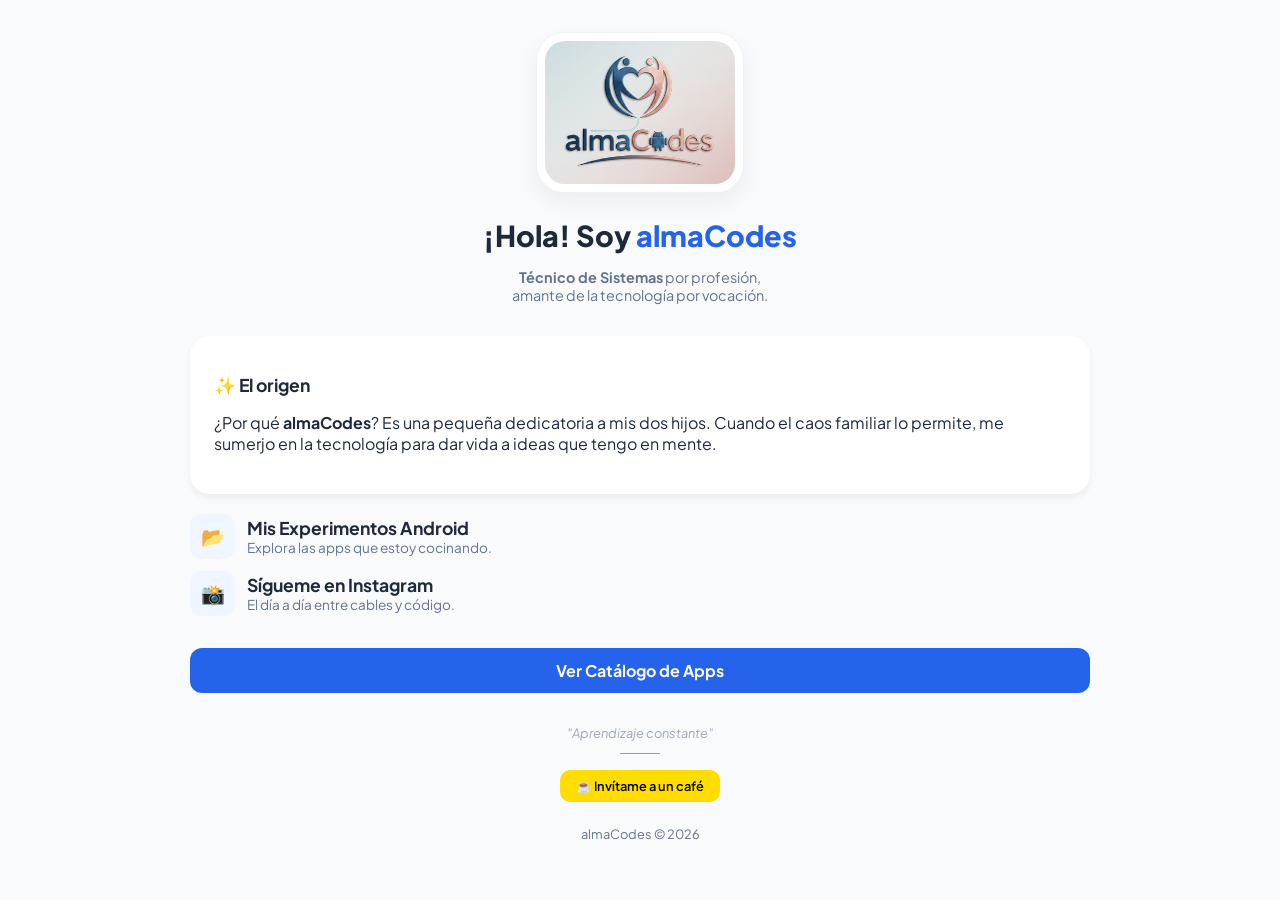
<file: index.html>
<!DOCTYPE html>
<html lang="es">
<head>
    <meta charset="UTF-8">
    <meta name="viewport" content="width=device-width, initial-scale=1.0"> 
    <title>almaCodes | Tecnología y Sistemas</title>
    <link href="https://fonts.googleapis.com/css2?family=Plus+Jakarta+Sans:wght@400;600;800&display=swap" rel="stylesheet">
    <link rel="stylesheet" href="style.css">
</head>
<body>
    <div class="container">
		<header class="main-header">
			<div class="logo-container">
				<img src="almaCodes.png" alt="almaCodes Logo" class="main-logo">
			</div>
			<h1>¡Hola! Soy <span>almaCodes</span></h1>
			<p class="subtitle"><strong>Técnico de Sistemas</strong> por profesión,<br>amante de la tecnología por vocación.</p>
		</header>
        
        <section class="card-proyecto">
            <h2 class="section-title">✨ El origen</h2>
            <div class="bio">
                <p>¿Por qué <strong>almaCodes</strong>? Es una pequeña dedicatoria a mis dos hijos. Cuando el caos familiar lo permite, me sumerjo en la tecnología para dar vida a ideas que tengo en mente.</p>
            </div>
        </section>
        
        <section class="features-grid">
            <a href="proyectos.html" class="feature-item" style="text-decoration: none; color: inherit;">
                <div class="icon-bg">📂</div>
                <div class="feature-text">
                    <strong>Mis Experimentos Android</strong>
                    <p>Explora las apps que estoy cocinando.</p>
                </div>
            </a>

            <a href="https://www.instagram.com/almacodes.tecnologia/" class="feature-item" target="_blank" style="text-decoration: none; color: inherit;">
                <div class="icon-bg">📸</div>
                <div class="feature-text">
                    <strong>Sígueme en Instagram</strong>
                    <p>El día a día entre cables y código.</p>
                </div>
            </a>
        </section>

        <div style="margin-top: 2rem;">
            <a href="proyectos.html" class="btn-main">Ver Catálogo de Apps</a>
        </div>

        <footer>
            <div style="margin-bottom: 1.5rem; opacity: 0.6;">
                <p><i>"Aprendizaje constante"</i></p>
                <div style="height: 1px; width: 40px; background: var(--primary); margin: 10px auto;"></div>
            </div>
            
            <div class="coffee-section">
                <a href="https://www.paypal.me/AlmaCodesTecnologia" target="_blank" class="btn-cafe">
                    ☕ Invítame a un café
                </a>
            </div>
            <p style="margin-top: 2rem;">almaCodes © 2026</p>
        </footer>
    </div>
</body>
</html>
</file>
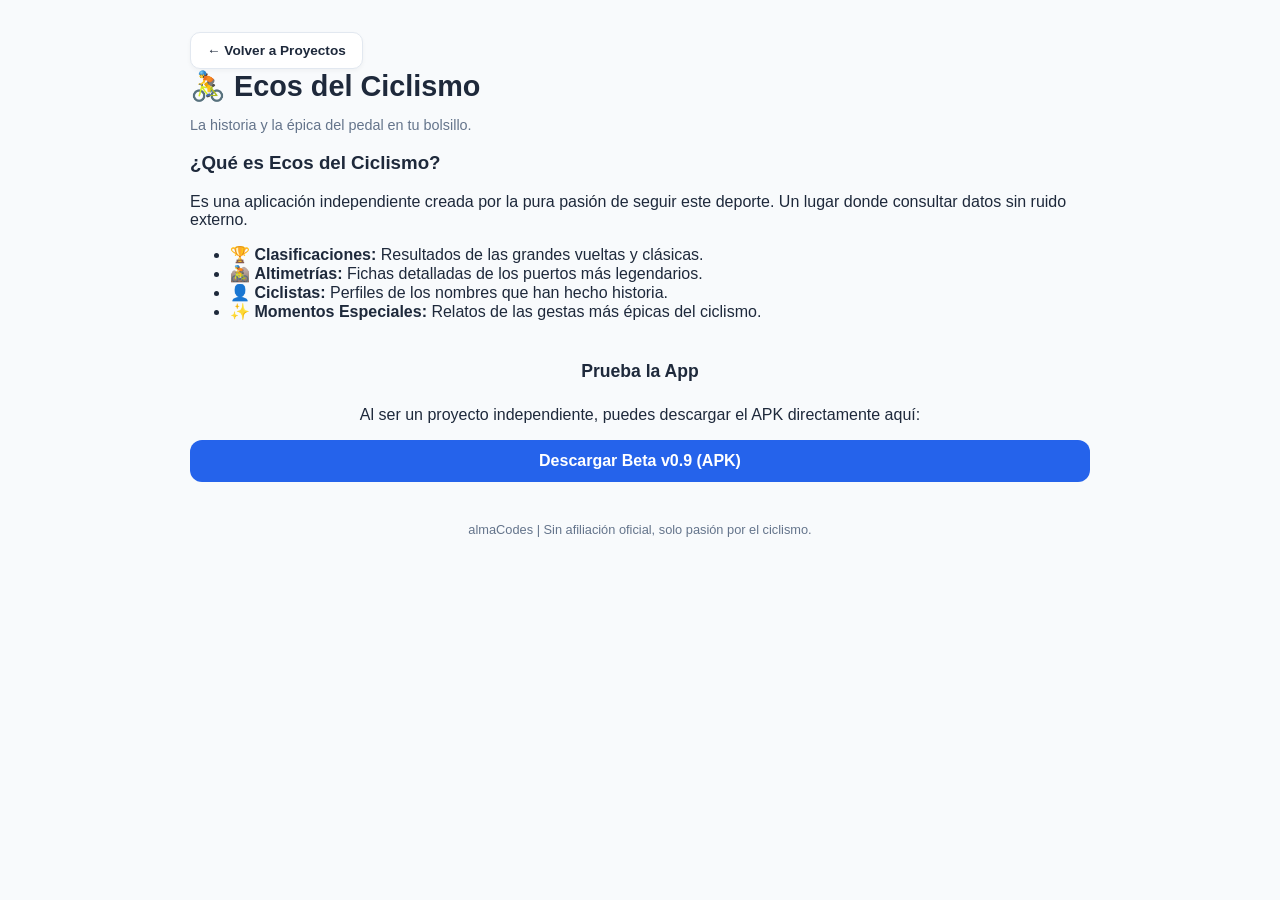
<file: detalles-ciclismo.html>
<!DOCTYPE html>
<html lang="es">
<head>
    <meta charset="UTF-8">
    <meta name="viewport" content="width=device-width, initial-scale=1.0">
    <title>Ecos del Ciclismo | almaCodes</title>
    <link rel="stylesheet" href="style.css">
</head>
<body>
    <div class="container">
        <nav><a href="proyectos.html" class="btn-secondary">← Volver a Proyectos</a></nav>
        
        <h1>🚴 Ecos del Ciclismo</h1>
        <p class="subtitle">La historia y la épica del pedal en tu bolsillo.</p>

        <section class="card">
            <h3>¿Qué es Ecos del Ciclismo?</h3>
            <p>Es una aplicación independiente creada por la pura pasión de seguir este deporte. Un lugar donde consultar datos sin ruido externo.</p>
            <ul>
                <li>🏆 <strong>Clasificaciones:</strong> Resultados de las grandes vueltas y clásicas.</li>
                <li>🚵 <strong>Altimetrías:</strong> Fichas detalladas de los puertos más legendarios.</li>
                <li>👤 <strong>Ciclistas:</strong> Perfiles de los nombres que han hecho historia.</li>
                <li>✨ <strong>Momentos Especiales:</strong> Relatos de las gestas más épicas del ciclismo.</li>
            </ul>
        </section>

        <section class="download-zone">
            <h3>Prueba la App</h3>
            <p>Al ser un proyecto independiente, puedes descargar el APK directamente aquí:</p>
            <a href="https://github.com/almacodes-tecnologia/almacodes-tecnologia.github.io/releases/ecos-ciclismo.apk" class="btn-main">
    Descargar Beta v0.9 (APK)
</a>
        </section>

        <footer>
            <p>almaCodes | Sin afiliación oficial, solo pasión por el ciclismo.</p>
        </footer>
    </div>
</body>
</html>
</file>
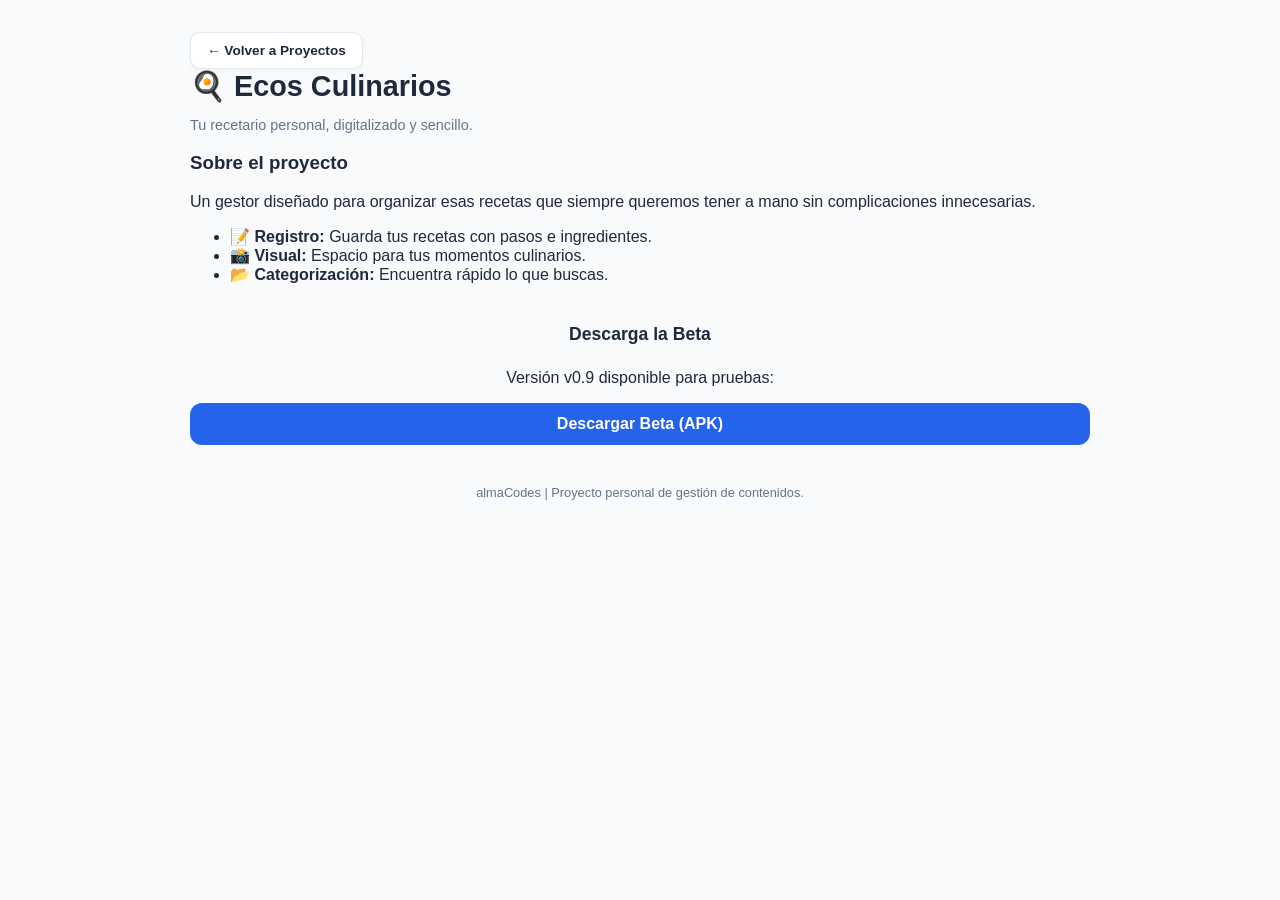
<file: detalles-cocina.html>
<!DOCTYPE html>
<html lang="es">
<head>
    <meta charset="UTF-8">
    <meta name="viewport" content="width=device-width, initial-scale=1.0">
    <title>Ecos Culinarios | almaCodes</title>
    <link rel="stylesheet" href="style.css">
</head>
<body>
    <div class="container">
        <nav><a href="proyectos.html" class="btn-secondary">← Volver a Proyectos</a></nav>
        
        <h1>🍳 Ecos Culinarios</h1>
        <p class="subtitle">Tu recetario personal, digitalizado y sencillo.</p>

        <section class="card">
            <h3>Sobre el proyecto</h3>
            <p>Un gestor diseñado para organizar esas recetas que siempre queremos tener a mano sin complicaciones innecesarias.</p>
            <ul>
                <li>📝 <strong>Registro:</strong> Guarda tus recetas con pasos e ingredientes.</li>
                <li>📸 <strong>Visual:</strong> Espacio para tus momentos culinarios.</li>
                <li>📂 <strong>Categorización:</strong> Encuentra rápido lo que buscas.</li>
            </ul>
        </section>

        <section class="download-zone">
            <h3>Descarga la Beta</h3>
            <p>Versión v0.9 disponible para pruebas:</p>
            <a href="AQUÍ_TU_ENLACE_DE_RELEASE" class="btn-main">Descargar Beta (APK)</a>
        </section>

        <footer>
            <p>almaCodes | Proyecto personal de gestión de contenidos.</p>
        </footer>
    </div>
</body>
</html>
</file>
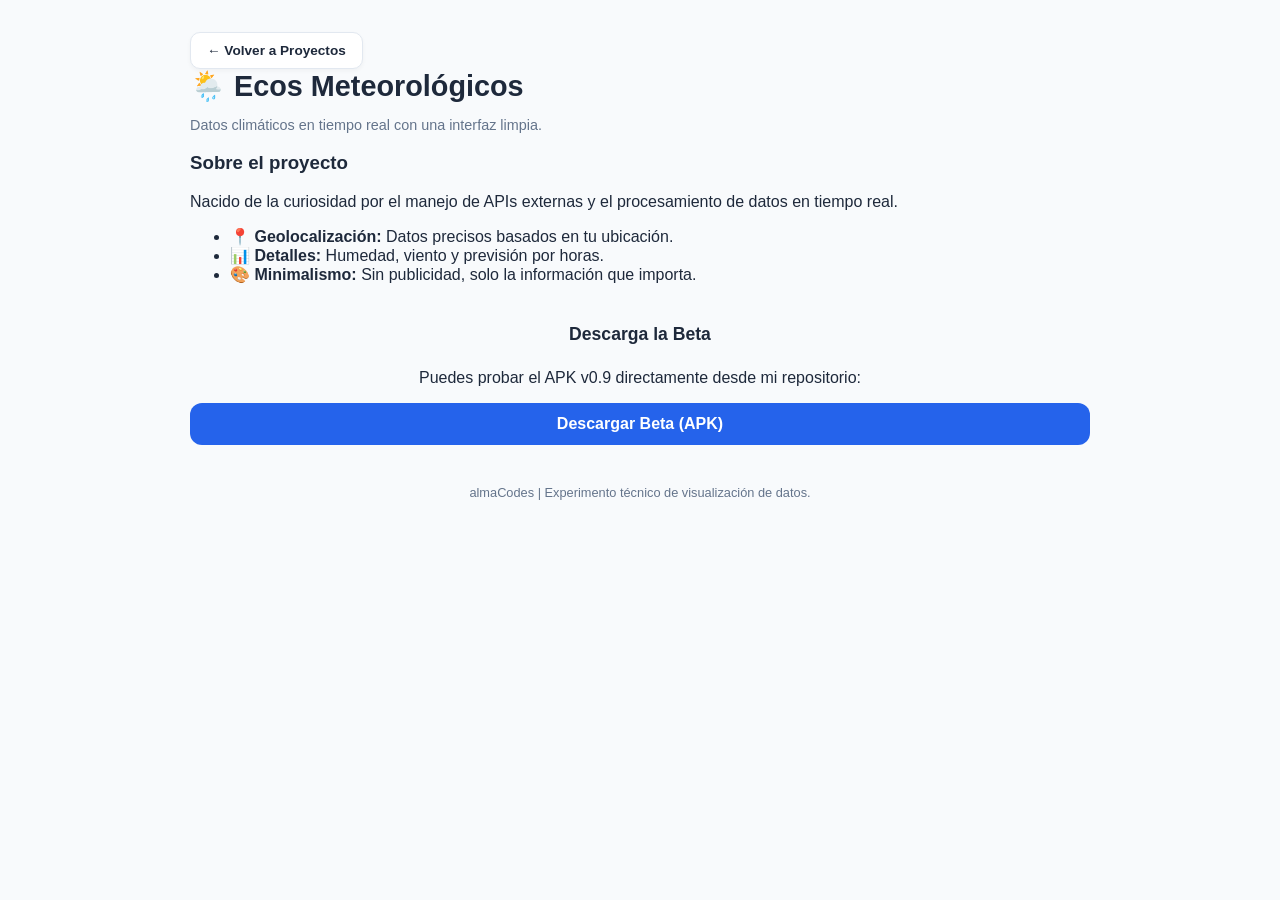
<file: detalles-meteo.html>
<!DOCTYPE html>
<html lang="es">
<head>
    <meta charset="UTF-8">
    <meta name="viewport" content="width=device-width, initial-scale=1.0">
    <title>Ecos Meteorológicos | almaCodes</title>
    <link rel="stylesheet" href="style.css">
</head>
<body>
    <div class="container">
        <nav><a href="proyectos.html" class="btn-secondary">← Volver a Proyectos</a></nav>
        
        <h1>🌦️ Ecos Meteorológicos</h1>
        <p class="subtitle">Datos climáticos en tiempo real con una interfaz limpia.</p>

        <section class="card">
            <h3>Sobre el proyecto</h3>
            <p>Nacido de la curiosidad por el manejo de APIs externas y el procesamiento de datos en tiempo real.</p>
            <ul>
                <li>📍 <strong>Geolocalización:</strong> Datos precisos basados en tu ubicación.</li>
                <li>📊 <strong>Detalles:</strong> Humedad, viento y previsión por horas.</li>
                <li>🎨 <strong>Minimalismo:</strong> Sin publicidad, solo la información que importa.</li>
            </ul>
        </section>

        <section class="download-zone">
            <h3>Descarga la Beta</h3>
            <p>Puedes probar el APK v0.9 directamente desde mi repositorio:</p>
            <a href="AQUÍ_TU_ENLACE_DE_RELEASE" class="btn-main">Descargar Beta (APK)</a>
        </section>

        <footer>
            <p>almaCodes | Experimento técnico de visualización de datos.</p>
        </footer>
    </div>
</body>
</html>
</file>
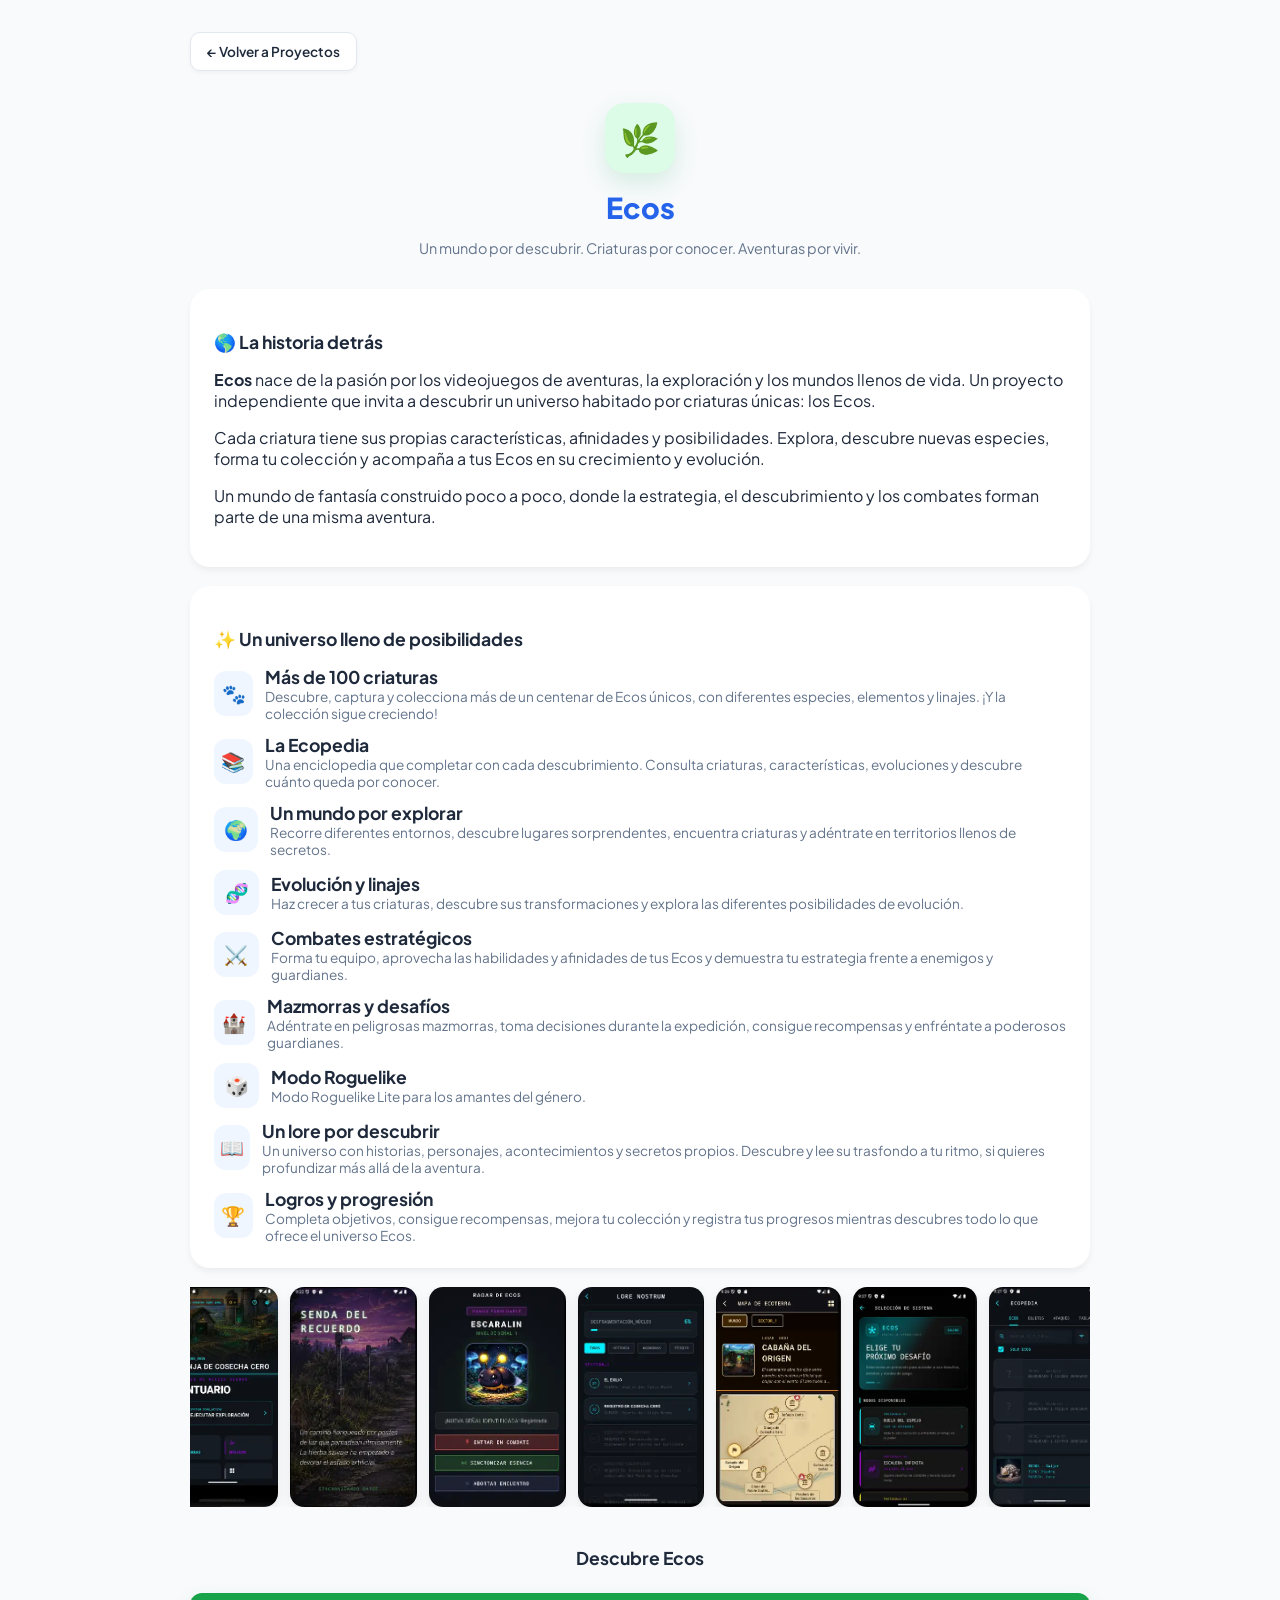
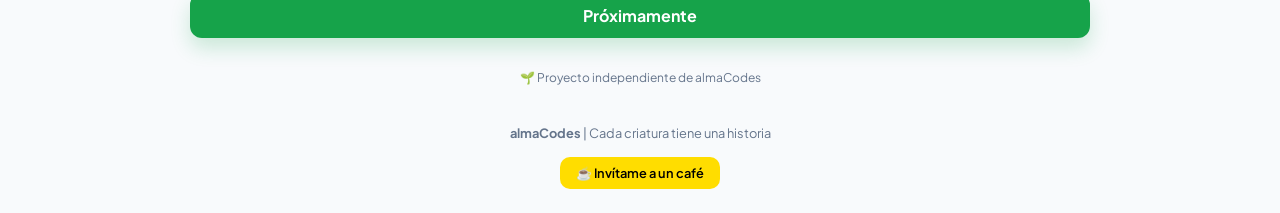
<file: ecos.html>
<!DOCTYPE html>
<html lang="es">
<head>
    <meta charset="UTF-8">
    <meta name="viewport" content="width=device-width, initial-scale=1.0">
    <title>Ecos | almaCodes</title>
    <link href="https://fonts.googleapis.com/css2?family=Plus+Jakarta+Sans:wght@400;600;800&display=swap" rel="stylesheet">
    <link rel="stylesheet" href="style.css">
</head>
<body>
    <div class="container">

        <nav style="margin-bottom: 2rem;">
            <a href="proyectos.html" class="btn-secondary">← Volver a Proyectos</a>
        </nav>

        <header class="main-header">
            <div class="logo-circle" style="background: #dcfce7; box-shadow: 0 10px 25px rgba(22, 163, 74, 0.15);">
                🌿
            </div>

            <h1><span>Ecos</span></h1>
            <p class="subtitle">Un mundo por descubrir. Criaturas por conocer. Aventuras por vivir.</p>
        </header>

        <section class="card-proyecto">
            <h3 class="section-title">🌎 La historia detrás</h3>

            <div class="bio">
                <p>
                    <strong>Ecos</strong> nace de la pasión por los videojuegos
                    de aventuras, la exploración y los mundos llenos de vida.
                    Un proyecto independiente que invita a descubrir un universo
                    habitado por criaturas únicas: los Ecos.
                </p>

                <p style="margin-top: 1rem;">
                    Cada criatura tiene sus propias características, afinidades
                    y posibilidades. Explora, descubre nuevas especies, forma tu
                    colección y acompaña a tus Ecos en su crecimiento y evolución.
                </p>

                <p style="margin-top: 1rem;">
                    Un mundo de fantasía construido poco a poco, donde la
                    estrategia, el descubrimiento y los combates forman parte
                    de una misma aventura.
                </p>
            </div>
        </section>

       <section class="card-proyecto">
    <h3 class="section-title">✨ Un universo lleno de posibilidades</h3>

    <div class="features-grid">

        <div class="feature-item">
            <div class="icon-bg">🐾</div>
            <div class="feature-text">
                <strong>Más de 100 criaturas</strong>
                <p>Descubre, captura y colecciona más de un centenar de Ecos únicos, con diferentes especies, elementos y linajes. ¡Y la colección sigue creciendo!</p>
            </div>
        </div>

        <div class="feature-item">
            <div class="icon-bg">📚</div>
            <div class="feature-text">
                <strong>La Ecopedia</strong>
                <p>Una enciclopedia que completar con cada descubrimiento. Consulta criaturas, características, evoluciones y descubre cuánto queda por conocer.</p>
            </div>
        </div>

        <div class="feature-item">
            <div class="icon-bg">🌍</div>
            <div class="feature-text">
                <strong>Un mundo por explorar</strong>
                <p>Recorre diferentes entornos, descubre lugares sorprendentes, encuentra criaturas y adéntrate en territorios llenos de secretos.</p>
            </div>
        </div>

        <div class="feature-item">
            <div class="icon-bg">🧬</div>
            <div class="feature-text">
                <strong>Evolución y linajes</strong>
                <p>Haz crecer a tus criaturas, descubre sus transformaciones y explora las diferentes posibilidades de evolución.</p>
            </div>
        </div>

        <div class="feature-item">
            <div class="icon-bg">⚔️</div>
            <div class="feature-text">
                <strong>Combates estratégicos</strong>
                <p>Forma tu equipo, aprovecha las habilidades y afinidades de tus Ecos y demuestra tu estrategia frente a enemigos y guardianes.</p>
            </div>
        </div>

        <div class="feature-item">
            <div class="icon-bg">🏰</div>
            <div class="feature-text">
                <strong>Mazmorras y desafíos</strong>
                <p>Adéntrate en peligrosas mazmorras, toma decisiones durante la expedición, consigue recompensas y enfréntate a poderosos guardianes.</p>
            </div>
        </div>

        <div class="feature-item">
            <div class="icon-bg">🎲</div>
            <div class="feature-text">
                <strong>Modo Roguelike</strong>
                <p>Modo Roguelike Lite para los amantes del género.</p>
            </div>
        </div>

        <div class="feature-item">
            <div class="icon-bg">📖</div>
            <div class="feature-text">
                <strong>Un lore por descubrir</strong>
                <p>Un universo con historias, personajes, acontecimientos y secretos propios. Descubre y lee su trasfondo a tu ritmo, si quieres profundizar más allá de la aventura.</p>
            </div>
        </div>

        <div class="feature-item">
            <div class="icon-bg">🏆</div>
            <div class="feature-text">
                <strong>Logros y progresión</strong>
                <p>Completa objetivos, consigue recompensas, mejora tu colección y registra tus progresos mientras descubres todo lo que ofrece el universo Ecos.</p>
            </div>
        </div>

    </div>
</section>

        <section class="gallery">
            <img src="img/ecos_1.webp">
            <img src="img/ecos_2.webp">
            <img src="img/ecos_3.webp">
            <img src="img/ecos_4.webp">
            <img src="img/ecos_5.webp">
			<img src="img/ecos_6.webp">
			<img src="img/ecos_7.webp">
        </section>

        <section class="download-zone" style="text-align: center; margin: 2.5rem 0;">

            <h3 style="margin-bottom: 1.5rem; font-size: 1.1rem;">
                Descubre Ecos
            </h3>

            <!-- Sustituir el enlace cuando esté publicada la versión descargable -->
            <a href="#"
               class="btn-main"
               style="background: #16a34a; box-shadow: 0 10px 20px rgba(22, 163, 74, 0.2); margin-bottom: 1.5rem;">
                Próximamente
            </a>

            <div class="store-links">

                <!-- Añadir enlace de Uptodown cuando esté disponible -->

                <!-- Añadir enlace de itch.io cuando esté disponible -->

            </div>

            <p class="security-tag">
                🌱 Proyecto independiente de almaCodes
            </p>

        </section>

        <footer>
            <p><strong>almaCodes</strong> | Cada criatura tiene una historia</p>

            <div style="margin-top: 1.5rem;">
                <a href="https://www.paypal.me/AlmaCodesTecnologia"
                   target="_blank"
                   class="btn-cafe">
                    ☕ Invítame a un café
                </a>
            </div>
        </footer>

    </div>
</body>
</html>
</file>
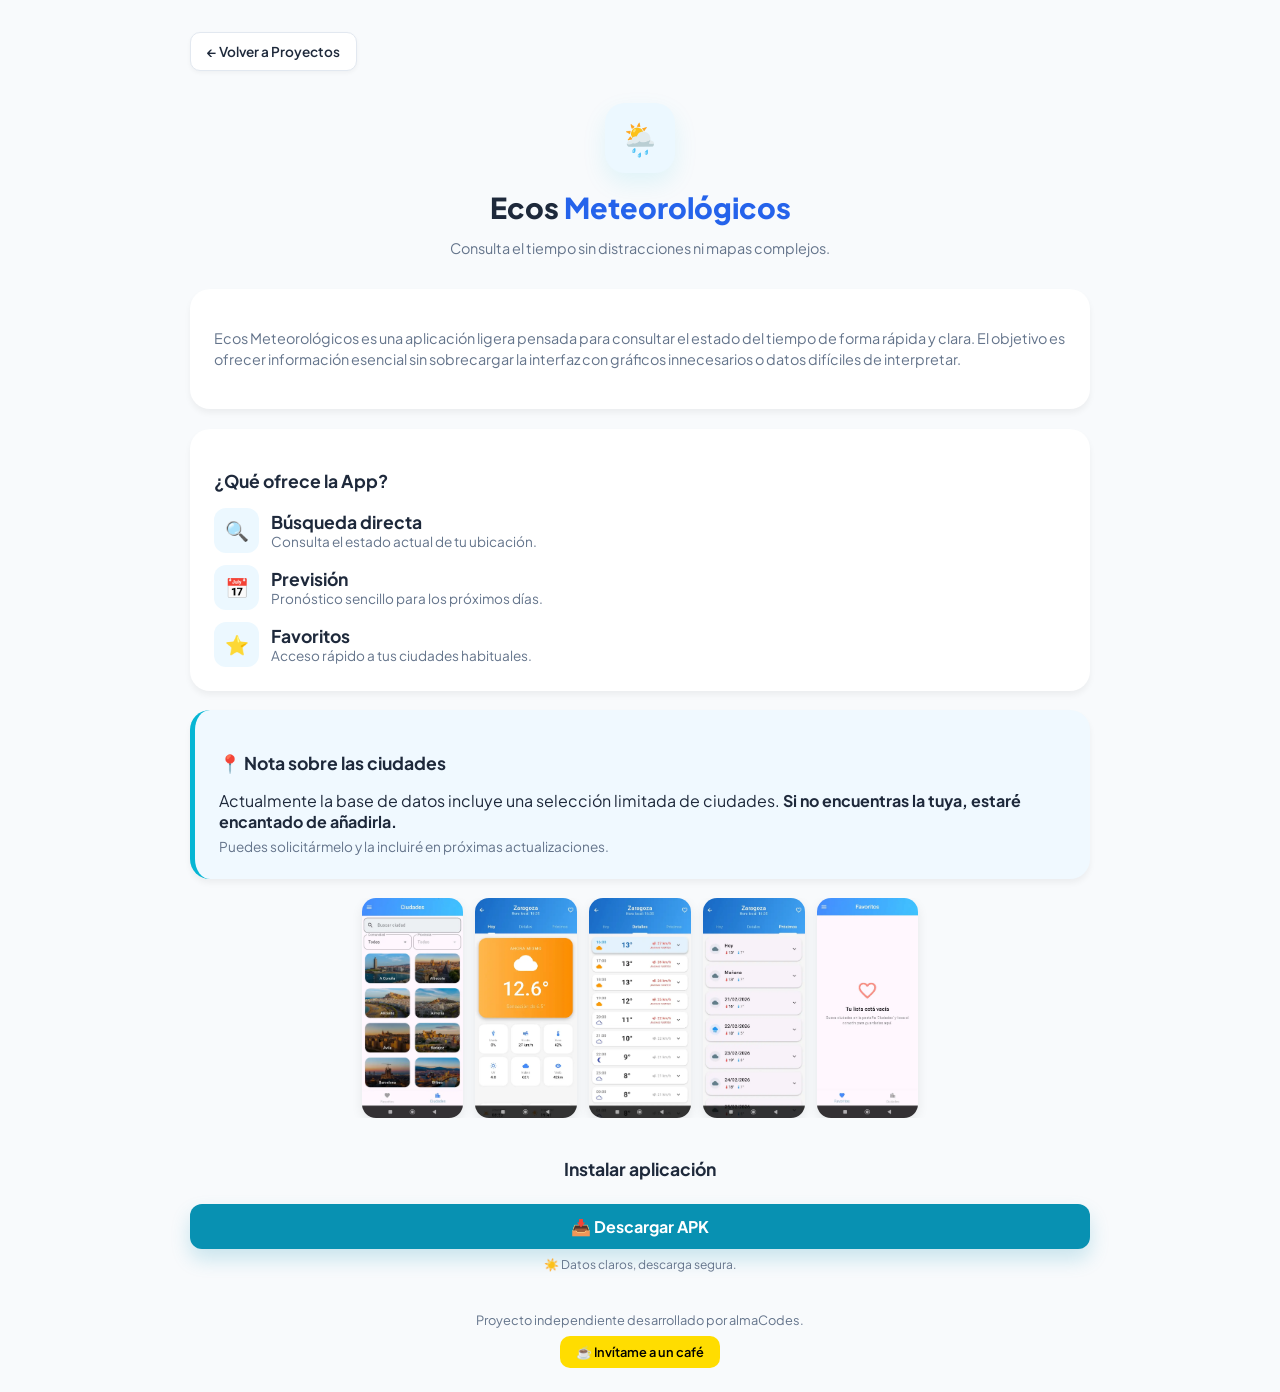
<file: ecos_meteorologicos.html>
<!DOCTYPE html>
<html lang="es">
<head>
<meta charset="UTF-8">
<meta name="viewport" content="width=device-width, initial-scale=1.0">

<title>Ecos Meteorológicos | almaCodes</title>

<meta name="description" content="Consulta el tiempo de forma clara y sencilla con Ecos Meteorológicos. Aplicación ligera centrada en previsiones limpias y sin distracciones.">

<link href="https://fonts.googleapis.com/css2?family=Plus+Jakarta+Sans:wght@400;600;800&display=swap" rel="stylesheet">
<link rel="stylesheet" href="style.css">

</head>

<body>

<div class="container">

<nav class="nav-back">
<a href="proyectos.html" class="btn-secondary">← Volver a Proyectos</a>
</nav>


<header class="main-header">

<div class="logo-circle meteo">🌦️</div>

<h1>Ecos <span>Meteorológicos</span></h1>

<p class="subtitle">
Consulta el tiempo sin distracciones ni mapas complejos.
</p>

</header>



<section class="card-proyecto intro-text">

<p>
Ecos Meteorológicos es una aplicación ligera pensada para consultar el estado del tiempo de forma rápida y clara. 
El objetivo es ofrecer información esencial sin sobrecargar la interfaz con gráficos innecesarios o datos difíciles de interpretar.
</p>

</section>



<section class="card-proyecto">

<h3 class="section-title">¿Qué ofrece la App?</h3>

<div class="features-grid">

<div class="feature-item">
<div class="icon-bg meteo">🔍</div>
<div class="feature-text">
<strong>Búsqueda directa</strong>
<p>Consulta el estado actual de tu ubicación.</p>
</div>
</div>

<div class="feature-item">
<div class="icon-bg meteo">📅</div>
<div class="feature-text">
<strong>Previsión</strong>
<p>Pronóstico sencillo para los próximos días.</p>
</div>
</div>

<div class="feature-item">
<div class="icon-bg meteo">⭐</div>
<div class="feature-text">
<strong>Favoritos</strong>
<p>Acceso rápido a tus ciudades habituales.</p>
</div>
</div>

</div>

</section>



<section class="card-proyecto meteo-note">

<h3 class="section-title">📍 Nota sobre las ciudades</h3>

<p>
Actualmente la base de datos incluye una selección limitada de ciudades.
<strong>Si no encuentras la tuya, estaré encantado de añadirla.</strong>
</p>

<small>
Puedes solicitármelo y la incluiré en próximas actualizaciones.
</small>

</section>

<section class="gallery">
  <img src="img/ecos_meteorologicos_1.webp">
  <img src="img/ecos_meteorologicos_2.webp">
  <img src="img/ecos_meteorologicos_3.webp">
  <img src="img/ecos_meteorologicos_4.webp">
  <img src="img/ecos_meteorologicos_5.webp">

</section>

<section class="download-zone">

<h3>Instalar aplicación</h3>

<a href="https://github.com/almacodes-network/ecos_meteorologicos/releases/latest/download/ecos_meteorologicos.apk"
class="btn-main meteo-download"
download="ecos_meteorologicos.apk">

📥 Descargar APK

</a>

<p class="security-tag">
☀️ Datos claros, descarga segura.
</p>

</section>



<footer>

<p>Proyecto independiente desarrollado por almaCodes.</p>

<div class="footer-coffee">

<a href="https://www.paypal.me/AlmaCodesTecnologia" target="_blank" class="btn-cafe">
☕ Invítame a un café
</a>

</div>

</footer>


</div>

</body>
</html>
</file>
<file: style.css>
:root {
    --primary: #2563eb;
    --primary-light: #eff6ff;
    --accent-copper: #b17d6d;
    --text: #1e293b;
    --text-light: #64748b;
    --bg: #f8fafc;
    --card: #ffffff;
}

body {
    font-family: 'Plus Jakarta Sans', sans-serif;
    background-color: var(--bg);
    color: var(--text);
    margin: 0;
    display: flex;
    justify-content: center;
}

.container {
    width: 90%;
    max-width: 450px;
    padding: 2rem 0;
}

.main-header { text-align: center; margin-bottom: 2rem; }
h1 { font-weight: 800; font-size: 1.8rem; margin: 0; }
h1 span { color: var(--primary); }
.subtitle { color: var(--text-light); font-size: 0.9rem; }

.logo-container {
    width: 190px; /* Tamaño un poco mayor para lucir el logo */
    height: auto;
    margin: 0 auto 1.5rem;
    display: block;
    padding: 8px; /* Espacio entre el logo y el marco */
    background: white;
    border: 1px solid rgba(0, 0, 0, 0.05); /* Borde casi invisible */
    border-radius: 28px; /* Un poco más que el logo para que encaje */
    box-shadow: 0 10px 25px rgba(0, 0, 0, 0.05); /* Sombra suave */
}

.main-logo {
    width: 100%;
    height: auto;
    border-radius: 20px;
    display: block; /* Evita espacios extra debajo de la imagen */
}

.card-proyecto {
    background: var(--card);
    padding: 1.5rem;
    border-radius: 20px;
    box-shadow: 0 4px 6px rgba(0,0,0,0.05);
    margin-bottom: 1.2rem;
}

.nota-legal { background: #f1f5f9; box-shadow: none; font-size: 0.75rem; color: var(--text-light); }

.feature-item { display: flex; align-items: center; gap: 12px; }
.icon-bg {
    background: var(--primary-light);
    width: 45px; height: 45px;
    display: flex; align-items: center; justify-content: center;
    border-radius: 12px; font-size: 1.2rem;
}

.feature-text strong { display: block; font-size: 1.1rem; }
.feature-text p { margin: 0; font-size: 0.85rem; color: var(--text-light); }

.tech-tags-container { display: flex; flex-wrap: wrap; gap: 6px; margin: 1rem 0; }
.tech-tag {
    background: #fff7ed;
    color: var(--accent-copper);
    padding: 4px 8px;
    border-radius: 6px;
    font-size: 0.65rem;
    font-weight: 700;
    border: 1px solid #ffedd5;
}

.btn-main {
    display: block; background: var(--primary); color: white;
    text-align: center; padding: 12px; border-radius: 12px;
    text-decoration: none; font-weight: 700;
}

.in-progress { border: 2px dashed #cbd5e1; background: transparent; opacity: 0.7; }
.status-label { text-align: center; color: var(--primary); font-weight: 800; font-size: 0.7rem; margin-top: 1rem; }

.btn-cafe {
    background: #FFDD00; padding: 8px 16px; border-radius: 10px;
    text-decoration: none; color: black; font-weight: 600; font-size: 0.8rem;
}

@media (min-width: 800px) {
    .container { max-width: 900px; }
    .listado-proyectos { display: grid; grid-template-columns: 1fr 1fr; gap: 20px; }
    .nota-legal { grid-column: span 2; }
}

footer { text-align: center; margin-top: 2rem; font-size: 0.8rem; color: var(--text-light); }
.btn-secondary {
    display: inline-block;
    background: white;
    color: var(--text);
    padding: 10px 16px;
    border-radius: 10px;
    text-decoration: none;
    font-weight: 600;
    font-size: 0.85rem;
    border: 1px solid #e2e8f0;
    box-shadow: 0 2px 4px rgba(0,0,0,0.04);
    transition: all 0.15s ease;
}

.btn-secondary:hover {
    background: var(--primary-light);
    border-color: var(--primary);
    color: var(--primary);
}

.nav-back{
margin-bottom:2rem;
}

.logo-circle{
width:70px;
height:70px;
display:flex;
align-items:center;
justify-content:center;
border-radius:20px;
font-size:32px;
margin:auto;
margin-bottom:1rem;
}

.logo-circle.ciclismo{
background:#fefce8;
box-shadow:0 10px 25px rgba(234,179,8,0.1);
}

.icon-bg.ciclismo{
background:#fefce8;
}

.intro-text{
font-size:0.9rem;
color:var(--text-light);
line-height:1.5;
}

.gallery {
  display: flex;           /* línea horizontal */
  gap: 12px;               /* separación entre imágenes */
  overflow-x: auto;        /* scroll horizontal si exceden el ancho */
  justify-content: center; /* centrado de los elementos */
  padding: 0 10px;         /* espacio a los lados */
  margin-bottom: 2rem;
}

.gallery img {
  height: 220px;           /* altura uniforme */
  border-radius: 14px;
  box-shadow: 0 4px 12px rgba(0,0,0,0.08);
  flex-shrink: 0;          /* evita que se encojan al hacer scroll */
}

.section-title{
margin-bottom:1rem;
font-size:1.1rem;
}

.features-grid{
display:flex;
flex-direction:column;
gap:12px;
}

.download-zone{
text-align:center;
margin:2.5rem 0;
}

.download-zone h3{
margin-bottom:1.5rem;
font-size:1.1rem;
}

.ciclismo-download{
background:#ca8a04;
box-shadow:0 10px 20px rgba(202,138,4,0.2);
}

.store-links{
display:flex;
justify-content:center;
gap:14px;
margin-top:1.2rem;
}

.store-badge img{
height:40px;
}

.itch-btn{
background:#fa5c5c;
color:white;
padding:8px 14px;
border-radius:8px;
font-size:0.8rem;
text-decoration:none;
font-weight:600;
}

.security-tag{
font-size:0.75rem;
color:var(--text-light);
margin-top:8px;
}

.footer-coffee{
margin-top:1rem;
}

.logo-circle.meteo{
background:#ecf8ff;
box-shadow:0 10px 25px rgba(6,182,212,0.1);
}

.icon-bg.meteo{
background:#ecf8ff;
}

.meteo-download{
background:#0891b2;
box-shadow:0 10px 20px rgba(8,145,178,0.2);
}

.meteo-note{
border-left:5px solid #06b6d4;
background:#f0f9ff;
}

.meteo-note p{
margin:0;
}

.meteo-note small{
display:block;
margin-top:6px;
font-size:0.85rem;
color:var(--text-light);
}
</file>
